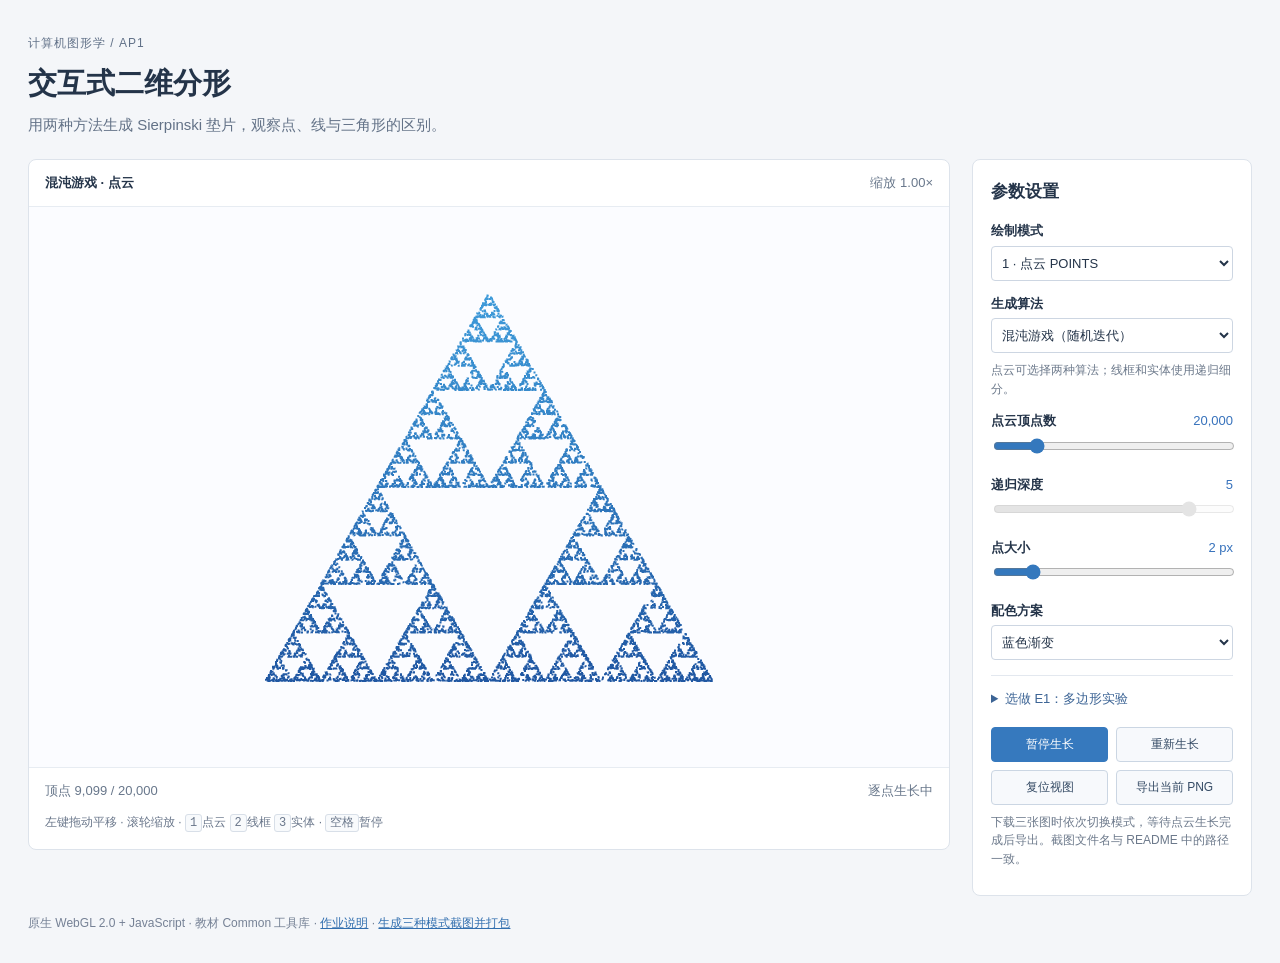
<file: index.html>
<!DOCTYPE html>
<html lang="zh-CN">
<head>
  <meta charset="utf-8"><meta name="viewport" content="width=device-width, initial-scale=1">
  <title>AP1 · 交互式二维分形</title>
  <style>
:root{font-family:"Microsoft YaHei","PingFang SC",sans-serif;color:#243449;background:#f4f6f9;font-size:15px;line-height:1.65}*{box-sizing:border-box}body{margin:0}main{max-width:1280px;margin:auto;padding:30px 28px}header{margin-bottom:22px}.tag{font-size:12px;letter-spacing:1px;color:#617188}h1{font-size:29px;margin:5px 0;font-weight:700}header p{margin:0;color:#637287}.workspace{display:grid;grid-template-columns:minmax(0,1fr) 280px;gap:22px}.viewer,aside,.principle{background:white;border:1px solid #dde3eb;border-radius:8px}.viewer{overflow:hidden;align-self:start}.bar,.status{display:flex;justify-content:space-between;gap:10px;padding:12px 16px;font-size:13px}.bar{border-bottom:1px solid #e7ecf2}.bar span,.status{color:#68778b}.canvas-wrap{position:relative;background:#fbfcff;height:560px}canvas{display:block;width:100%;height:100%;cursor:grab;outline-offset:-3px}canvas.dragging{cursor:grabbing}.status{border-top:1px solid #e7ecf2}.hint{padding:0 16px 15px;font-size:12px;color:#6a778b}kbd{padding:1px 4px;border:1px solid #d8dfe8;border-radius:3px;background:#f8fafc}aside{padding:18px}h2{font-size:17px;margin:0 0 14px}label{display:block;font-size:13px;margin:12px 0 4px;font-weight:600}output{float:right;color:#3772bc;font-weight:400}select{width:100%;padding:8px 6px;border:1px solid #cdd6e2;border-radius:4px;color:inherit;background:white;font-size:13px}input[type=range]{width:100%;accent-color:#3478bd;cursor:pointer}input:disabled,select:disabled{opacity:.5;cursor:not-allowed}.note{font-size:12px;color:#6c798b;line-height:1.55;margin:8px 0}details{border-top:1px solid #e3e8ef;margin-top:15px;padding-top:12px}summary{cursor:pointer;font-size:13px;color:#3c6495}.buttons{display:grid;grid-template-columns:1fr 1fr;gap:8px;margin-top:17px}button{border:1px solid #cbd6e3;border-radius:4px;padding:8px 3px;background:#f7f9fc;color:#344a64;cursor:pointer;font-size:12px}button:hover{background:#eaf1fa}#pause{background:#3679be;color:white;border-color:#3679be}button:disabled{opacity:.5;cursor:not-allowed}.principle{padding:18px 22px;margin-top:22px}.principle-grid{display:grid;grid-template-columns:1fr 1fr;gap:28px}.principle p{font-size:13px;margin:0;color:#637184}.principle strong{color:#354a64}footer{font-size:12px;color:#758195;margin-top:18px}a{color:#326faf}#error{position:absolute;inset:0;display:flex;align-items:center;justify-content:center;padding:30px;background:#fff5f4;color:#9d3232}#error[hidden]{display:none}@media(max-width:850px){main{padding:20px 15px}.workspace{grid-template-columns:1fr}.canvas-wrap{height:440px}.principle-grid{grid-template-columns:1fr;gap:14px}}@media(max-width:500px){h1{font-size:25px}.canvas-wrap{height:340px}.status{font-size:11px;flex-wrap:wrap}}

</style>
</head>
<body>
<main>
  <header><span class="tag">计算机图形学 / AP1</span><h1>交互式二维分形</h1><p>用两种方法生成 Sierpinski 垫片，观察点、线与三角形的区别。</p></header>
  <div class="workspace">
    <section class="viewer" aria-label="分形绘图区">
      <div class="bar"><strong id="scene-title">混沌游戏 · 点云</strong><span id="zoom-label">缩放 1.00×</span></div>
      <div class="canvas-wrap"><canvas id="gl-canvas" width="900" height="720" tabindex="0" aria-label="分形画布，可拖动平移，滚轮缩放"></canvas><div id="error" role="alert" hidden></div></div>
      <div class="status"><span id="statistics">准备顶点数据…</span><span id="animation-status">逐点生长中</span></div>
      <div class="hint">左键拖动平移 · 滚轮缩放 · <kbd>1</kbd>点云 <kbd>2</kbd>线框 <kbd>3</kbd>实体 · <kbd>空格</kbd>暂停</div>
    </section>
    <aside>
      <h2>参数设置</h2>
      <label for="mode">绘制模式</label><select id="mode"><option value="points">1 · 点云 POINTS</option><option value="lines">2 · 线框 LINES</option><option value="solid">3 · 实体 TRIANGLES</option></select>
      <label for="algorithm">生成算法</label><select id="algorithm"><option value="chaos">混沌游戏（随机迭代）</option><option value="recursive">递归细分</option></select><p class="note" id="algorithm-note">点云可选择两种算法；线框和实体使用递归细分。</p>
      <label for="point-count">点云顶点数 <output id="count-value">20,000</output></label><input type="range" id="point-count" min="5000" max="100000" step="1000" value="20000">
      <label for="depth">递归深度 <output id="depth-value">5</output></label><input type="range" id="depth" min="0" max="6" step="1" value="5">
      <label for="point-size">点大小 <output id="size-value">2 px</output></label><input type="range" id="point-size" min="1" max="8" step="1" value="2">
      <label for="palette">配色方案</label><select id="palette"><option value="blue">蓝色渐变</option><option value="warm">橙红渐变</option><option value="green">绿色渐变</option></select>
      <details><summary>选做 E1：多边形实验</summary><label for="polygon">顶点布局（混沌游戏）</label><select id="polygon"><option value="3">三角形</option><option value="5">五边形</option><option value="6">六边形</option></select><label for="ratio">向目标顶点移动的比例 <output id="ratio-value">0.500</output></label><input type="range" id="ratio" min="0.5" max="0.75" step="0.001" value="0.5"><p class="note">三角形基线固定为 1/2。五、六边形可以改变比例，比较重叠与空洞。</p></details>
      <div class="buttons"><button id="pause">暂停生长</button><button id="restart">重新生长</button><button id="reset">复位视图</button><button id="export">导出当前 PNG</button></div>
      <p class="note">下载三张图时依次切换模式，等待点云生长完成后导出。截图文件名与 README 中的路径一致。</p>
    </aside>
  </div>
  <footer>原生 WebGL 2.0 + JavaScript · 教材 Common 工具库 · <a href="README.html">作业说明</a> · <a href="截图与打包.html">生成三种模式截图并打包</a></footer>
</main>
<!-- WebGL 2.0 使用 GLSL ES 3.00，版本声明必须是第一行。 -->
<script id="vertex-shader" type="x-shader/x-vertex">#version 300 es
in vec2 aPosition;
uniform float uScale;
uniform vec2 uOffset;
uniform float uAspect;
uniform float uPointSize;
uniform vec3 uColorLow;
uniform vec3 uColorHigh;
out vec3 vColor;
void main() {
  vec2 p = aPosition * uScale + uOffset;
  p.x /= uAspect;
  gl_Position = vec4(p, 0.0, 1.0);
  gl_PointSize = uPointSize;
  float t = clamp((aPosition.y + 0.85) / 1.7, 0.0, 1.0);
  vColor = mix(uColorLow, uColorHigh, t);
}
</script>
<script id="fragment-shader" type="x-shader/x-fragment">#version 300 es
precision mediump float;
in vec3 vColor;
out vec4 fragmentColor;
void main() { fragmentColor = vec4(vColor, 1.0); }
</script>
<script>
/* 内嵌来源：Common/webgl-utils.js */
/*
 * Copyright 2010, Google Inc.
 * All rights reserved.
 *
 * Redistribution and use in source and binary forms, with or without
 * modification, are permitted provided that the following conditions are
 * met:
 *
 *     * Redistributions of source code must retain the above copyright
 * notice, this list of conditions and the following disclaimer.
 *     * Redistributions in binary form must reproduce the above
 * copyright notice, this list of conditions and the following disclaimer
 * in the documentation and/or other materials provided with the
 * distribution.
 *     * Neither the name of Google Inc. nor the names of its
 * contributors may be used to endorse or promote products derived from
 * this software without specific prior written permission.
 *
 * THIS SOFTWARE IS PROVIDED BY THE COPYRIGHT HOLDERS AND CONTRIBUTORS
 * "AS IS" AND ANY EXPRESS OR IMPLIED WARRANTIES, INCLUDING, BUT NOT
 * LIMITED TO, THE IMPLIED WARRANTIES OF MERCHANTABILITY AND FITNESS FOR
 * A PARTICULAR PURPOSE ARE DISCLAIMED. IN NO EVENT SHALL THE COPYRIGHT
 * OWNER OR CONTRIBUTORS BE LIABLE FOR ANY DIRECT, INDIRECT, INCIDENTAL,
 * SPECIAL, EXEMPLARY, OR CONSEQUENTIAL DAMAGES (INCLUDING, BUT NOT
 * LIMITED TO, PROCUREMENT OF SUBSTITUTE GOODS OR SERVICES; LOSS OF USE,
 * DATA, OR PROFITS; OR BUSINESS INTERRUPTION) HOWEVER CAUSED AND ON ANY
 * THEORY OF LIABILITY, WHETHER IN CONTRACT, STRICT LIABILITY, OR TORT
 * (INCLUDING NEGLIGENCE OR OTHERWISE) ARISING IN ANY WAY OUT OF THE USE
 * OF THIS SOFTWARE, EVEN IF ADVISED OF THE POSSIBILITY OF SUCH DAMAGE.
 */


/**
 * @fileoverview This file contains functions every webgl program will need
 * a version of one way or another.
 *
 * Instead of setting up a context manually it is recommended to
 * use. This will check for success or failure. On failure it
 * will attempt to present an approriate message to the user.
 *
 *       gl = WebGLUtils.setupWebGL(canvas);
 *
 * For animated WebGL apps use of setTimeout or setInterval are
 * discouraged. It is recommended you structure your rendering
 * loop like this.
 *
 *       function render() {
 *         window.requestAnimFrame(render, canvas);
 *
 *         // do rendering
 *         ...
 *       }
 *       render();
 *
 * This will call your rendering function up to the refresh rate
 * of your display but will stop rendering if your app is not
 * visible.
 */

WebGLUtils = function() {

/**
 * Creates the HTLM for a failure message
 * @param {string} canvasContainerId id of container of th
 *        canvas.
 * @return {string} The html.
 */
var makeFailHTML = function(msg) {
  return '' +
    '<table style="background-color: #8CE; width: 100%; height: 100%;"><tr>' +
    '<td align="center">' +
    '<div style="display: table-cell; vertical-align: middle;">' +
    '<div style="">' + msg + '</div>' +
    '</div>' +
    '</td></tr></table>';
};

/**
 * Mesasge for getting a webgl browser
 * @type {string}
 */
var GET_A_WEBGL_BROWSER = '' +
  'This page requires a browser that supports WebGL.<br/>' +
  '<a href="http://get.webgl.org">Click here to upgrade your browser.</a>';

/**
 * Mesasge for need better hardware
 * @type {string}
 */
var OTHER_PROBLEM = '' +
  "It doesn't appear your computer can support WebGL.<br/>" +
  '<a href="http://get.webgl.org/troubleshooting/">Click here for more information.</a>';

/**
 * Creates a webgl context. If creation fails it will
 * change the contents of the container of the <canvas>
 * tag to an error message with the correct links for WebGL.
 * @param {Element} canvas. The canvas element to create a
 *     context from.
 * @param {WebGLContextCreationAttirbutes} opt_attribs Any
 *     creation attributes you want to pass in.
 * @return {WebGLRenderingContext} The created context.
 */
var setupWebGL = function(canvas, opt_attribs) {
  function showLink(str) {
    var container = canvas.parentNode;
    if (container) {
      container.innerHTML = makeFailHTML(str);
    }
  };

  if (!window.WebGLRenderingContext) {
    showLink(GET_A_WEBGL_BROWSER);
    return null;
  }

  var context = create3DContext(canvas, opt_attribs);
  if (!context) {
    showLink(OTHER_PROBLEM);
  }
  return context;
};

/**
 * Creates a webgl context.
 * @param {!Canvas} canvas The canvas tag to get context
 *     from. If one is not passed in one will be created.
 * @return {!WebGLContext} The created context.
 */
var create3DContext = function(canvas, opt_attribs) {
  var names = ["webgl", "experimental-webgl", "webkit-3d", "moz-webgl"];
  var context = null;
  for (var ii = 0; ii < names.length; ++ii) {
    try {
      context = canvas.getContext(names[ii], opt_attribs);
    } catch(e) {}
    if (context) {
      break;
    }
  }
  return context;
}

return {
  create3DContext: create3DContext,
  setupWebGL: setupWebGL
};
}();

/**
 * Provides requestAnimationFrame in a cross browser way.
 */
window.requestAnimFrame = (function() {
  return window.requestAnimationFrame ||
         window.webkitRequestAnimationFrame ||
         window.mozRequestAnimationFrame ||
         window.oRequestAnimationFrame ||
         window.msRequestAnimationFrame ||
         function(/* function FrameRequestCallback */ callback, /* DOMElement Element */ element) {
           window.setTimeout(callback, 1000/60);
         };
})();




</script><script>
/* 内嵌来源：Common/initShaders.js */
//
//  initShaders.js
//

function initShaders( gl, vertexShaderId, fragmentShaderId )
{
    var vertShdr;
    var fragShdr;

    var vertElem = document.getElementById( vertexShaderId );
    if ( !vertElem ) { 
        alert( "Unable to load vertex shader " + vertexShaderId );
        return -1;
    }
    else {
        vertShdr = gl.createShader( gl.VERTEX_SHADER );
        gl.shaderSource( vertShdr, vertElem.text );
        gl.compileShader( vertShdr );
        if ( !gl.getShaderParameter(vertShdr, gl.COMPILE_STATUS) ) {
            var msg = "Vertex shader failed to compile.  The error log is:"
        	+ "<pre>" + gl.getShaderInfoLog( vertShdr ) + "</pre>";
            alert( msg );
            return -1;
        }
    }

    var fragElem = document.getElementById( fragmentShaderId );
    if ( !fragElem ) { 
        alert( "Unable to load vertex shader " + fragmentShaderId );
        return -1;
    }
    else {
        fragShdr = gl.createShader( gl.FRAGMENT_SHADER );
        gl.shaderSource( fragShdr, fragElem.text );
        gl.compileShader( fragShdr );
        if ( !gl.getShaderParameter(fragShdr, gl.COMPILE_STATUS) ) {
            var msg = "Fragment shader failed to compile.  The error log is:"
        	+ "<pre>" + gl.getShaderInfoLog( fragShdr ) + "</pre>";
            alert( msg );
            return -1;
        }
    }

    var program = gl.createProgram();
    gl.attachShader( program, vertShdr );
    gl.attachShader( program, fragShdr );
    gl.linkProgram( program );
    
    if ( !gl.getProgramParameter(program, gl.LINK_STATUS) ) {
        var msg = "Shader program failed to link.  The error log is:"
            + "<pre>" + gl.getProgramInfoLog( program ) + "</pre>";
        alert( msg );
        return -1;
    }

    return program;
}


</script><script>
/* 内嵌来源：Common/MV.js */
//////////////////////////////////////////////////////////////////////////////
//
//  Angel.js
//
//////////////////////////////////////////////////////////////////////////////

//----------------------------------------------------------------------------
//
//  Helper functions
//

function _argumentsToArray( args )
{
    return [].concat.apply( [], Array.prototype.slice.apply(args) );
}

//----------------------------------------------------------------------------

function radians( degrees ) {
    return degrees * Math.PI / 180.0;
}

//----------------------------------------------------------------------------
//
//  Vector Constructors
//

function vec2()
{
    var result = _argumentsToArray( arguments );

    switch ( result.length ) {
    case 0: result.push( 0.0 );
    case 1: result.push( 0.0 );
    }

    return result.splice( 0, 2 );
}

function vec3()
{
    var result = _argumentsToArray( arguments );

    switch ( result.length ) {
    case 0: result.push( 0.0 );
    case 1: result.push( 0.0 );
    case 2: result.push( 0.0 );
    }

    return result.splice( 0, 3 );
}

function vec4()
{
    var result = _argumentsToArray( arguments );

    switch ( result.length ) {
    case 0: result.push( 0.0 );
    case 1: result.push( 0.0 );
    case 2: result.push( 0.0 );
    case 3: result.push( 1.0 );
    }

    return result.splice( 0, 4 );
}

//----------------------------------------------------------------------------
//
//  Matrix Constructors
//

function mat2()
{
    var v = _argumentsToArray( arguments );

    var m = [];
    switch ( v.length ) {
    case 0:
        v[0] = 1;
    case 1:
        m = [
            vec2( v[0],  0.0 ),
            vec2(  0.0, v[0] )
        ];
        break;

    default:
        m.push( vec2(v) );  v.splice( 0, 2 );
        m.push( vec2(v) );
        break;
    }

    m.matrix = true;

    return m;
}

//----------------------------------------------------------------------------

function mat3()
{
    var v = _argumentsToArray( arguments );

    var m = [];
    switch ( v.length ) {
    case 0:
        v[0] = 1;
    case 1:
        m = [
            vec3( v[0],  0.0,  0.0 ),
            vec3(  0.0, v[0],  0.0 ),
            vec3(  0.0,  0.0, v[0] )
        ];
        break;

    default:
        m.push( vec3(v) );  v.splice( 0, 3 );
        m.push( vec3(v) );  v.splice( 0, 3 );
        m.push( vec3(v) );
        break;
    }

    m.matrix = true;

    return m;
}

//----------------------------------------------------------------------------

function mat4()
{
    var v = _argumentsToArray( arguments );

    var m = [];
    switch ( v.length ) {
    case 0:
        v[0] = 1;
    case 1:
        m = [
            vec4( v[0], 0.0,  0.0,   0.0 ),
            vec4( 0.0,  v[0], 0.0,   0.0 ),
            vec4( 0.0,  0.0,  v[0],  0.0 ),
            vec4( 0.0,  0.0,  0.0,  v[0] )
        ];
        break;

    default:
        m.push( vec4(v) );  v.splice( 0, 4 );
        m.push( vec4(v) );  v.splice( 0, 4 );
        m.push( vec4(v) );  v.splice( 0, 4 );
        m.push( vec4(v) );
        break;
    }

    m.matrix = true;

    return m;
}

//----------------------------------------------------------------------------
//
//  Generic Mathematical Operations for Vectors and Matrices
//

function equal( u, v )
{
    if ( u.length != v.length ) { return false; }

    if ( u.matrix && v.matrix ) {
        for ( var i = 0; i < u.length; ++i ) {
            if ( u[i].length != v[i].length ) { return false; }
            for ( var j = 0; j < u[i].length; ++j ) {
                if ( u[i][j] !== v[i][j] ) { return false; }
            }
        }
    }
    else if ( u.matrix && !v.matrix || !u.matrix && v.matrix ) {
        return false;
    }
    else {
        for ( var i = 0; i < u.length; ++i ) {
            if ( u[i] !== v[i] ) { return false; }
        }
    }

    return true;
}

//----------------------------------------------------------------------------

function add( u, v )
{
    var result = [];

    if ( u.matrix && v.matrix ) {
        if ( u.length != v.length ) {
            throw "add(): trying to add matrices of different dimensions";
        }

        for ( var i = 0; i < u.length; ++i ) {
            if ( u[i].length != v[i].length ) {
                throw "add(): trying to add matrices of different dimensions";
            }
            result.push( [] );
            for ( var j = 0; j < u[i].length; ++j ) {
                result[i].push( u[i][j] + v[i][j] );
            }
        }

        result.matrix = true;

        return result;
    }
    else if ( u.matrix && !v.matrix || !u.matrix && v.matrix ) {
        throw "add(): trying to add matrix and non-matrix variables";
    }
    else {
        if ( u.length != v.length ) {
            throw "add(): vectors are not the same dimension";
        }

        for ( var i = 0; i < u.length; ++i ) {
            result.push( u[i] + v[i] );
        }

        return result;
    }
}

//----------------------------------------------------------------------------

function subtract( u, v )
{
    var result = [];

    if ( u.matrix && v.matrix ) {
        if ( u.length != v.length ) {
            throw "subtract(): trying to subtract matrices" +
                " of different dimensions";
        }

        for ( var i = 0; i < u.length; ++i ) {
            if ( u[i].length != v[i].length ) {
                throw "subtract(): trying to subtact matrices" +
                    " of different dimensions";
            }
            result.push( [] );
            for ( var j = 0; j < u[i].length; ++j ) {
                result[i].push( u[i][j] - v[i][j] );
            }
        }

        result.matrix = true;

        return result;
    }
    else if ( u.matrix && !v.matrix || !u.matrix && v.matrix ) {
        throw "subtact(): trying to subtact  matrix and non-matrix variables";
    }
    else {
        if ( u.length != v.length ) {
            throw "subtract(): vectors are not the same length";
        }

        for ( var i = 0; i < u.length; ++i ) {
            result.push( u[i] - v[i] );
        }

        return result;
    }
}

//----------------------------------------------------------------------------

function mult( u, v )
{
    var result = [];

    if ( u.matrix && v.matrix ) {
        if ( u.length != v.length ) {
            throw "mult(): trying to add matrices of different dimensions";
        }

        for ( var i = 0; i < u.length; ++i ) {
            if ( u[i].length != v[i].length ) {
                throw "mult(): trying to add matrices of different dimensions";
            }
        }

        for ( var i = 0; i < u.length; ++i ) {
            result.push( [] );

            for ( var j = 0; j < v.length; ++j ) {
                var sum = 0.0;
                for ( var k = 0; k < u.length; ++k ) {
                    sum += u[i][k] * v[k][j];
                }
                result[i].push( sum );
            }
        }

        result.matrix = true;

        return result;
    }

      if(u.matrix&& (u.length == v.length)) {
        for(var i = 0; i<v.length; i++) {
          var sum = 0.0;
          for(var j=0; j<v.length; j++) {
            sum += u[i][j]*v[j];
          }
          result.push(sum);
        }
      return result;
      }



    else {
        if ( u.length != v.length ) {
            throw "mult(): vectors are not the same dimension";
        }

        for ( var i = 0; i < u.length; ++i ) {
            result.push( u[i] * v[i] );
        }

        return result;
    }
}

//----------------------------------------------------------------------------
//
//  Basic Transformation Matrix Generators
//

function translate( x, y, z )
{
    if ( Array.isArray(x) && x.length == 3 ) {
        z = x[2];
        y = x[1];
        x = x[0];
    }

    var result = mat4();
    result[0][3] = x;
    result[1][3] = y;
    result[2][3] = z;

    return result;
}

//----------------------------------------------------------------------------

function rotate( angle, axis )
{
    if ( !Array.isArray(axis) ) {
        axis = [ arguments[1], arguments[2], arguments[3] ];
    }

    var v = normalize( axis );

    var x = v[0];
    var y = v[1];
    var z = v[2];

    var c = Math.cos( radians(angle) );
    var omc = 1.0 - c;
    var s = Math.sin( radians(angle) );

    var result = mat4(
        vec4( x*x*omc + c,   x*y*omc - z*s, x*z*omc + y*s, 0.0 ),
        vec4( x*y*omc + z*s, y*y*omc + c,   y*z*omc - x*s, 0.0 ),
        vec4( x*z*omc - y*s, y*z*omc + x*s, z*z*omc + c,   0.0 ),
        vec4()
    );

    return result;
}

function rotateX(theta) {
  var c = Math.cos( radians(theta) );
  var s = Math.sin( radians(theta) );
  var rx = mat4( 1.0,  0.0,  0.0, 0.0,
      0.0,  c,  -s, 0.0,
      0.0, s,  c, 0.0,
      0.0,  0.0,  0.0, 1.0 );
  return rx;
}
function rotateY(theta) {
  var c = Math.cos( radians(theta) );
  var s = Math.sin( radians(theta) );
  var ry = mat4( c, 0.0, s, 0.0,
      0.0, 1.0,  0.0, 0.0,
      -s, 0.0,  c, 0.0,
      0.0, 0.0,  0.0, 1.0 );
  return ry;
}
function rotateZ(theta) {
  var c = Math.cos( radians(theta) );
  var s = Math.sin( radians(theta) );
  var rz = mat4( c, -s, 0.0, 0.0,
      s,  c, 0.0, 0.0,
      0.0,  0.0, 1.0, 0.0,
      0.0,  0.0, 0.0, 1.0 );
  return rz;
}


//----------------------------------------------------------------------------

function scalem( x, y, z )
{
    if ( Array.isArray(x) && x.length == 3 ) {
        z = x[2];
        y = x[1];
        x = x[0];
    }

    var result = mat4();
    result[0][0] = x;
    result[1][1] = y;
    result[2][2] = z;

    return result;
}

//----------------------------------------------------------------------------
//
//  ModelView Matrix Generators
//

function lookAt( eye, at, up )
{
    if ( !Array.isArray(eye) || eye.length != 3) {
        throw "lookAt(): first parameter [eye] must be an a vec3";
    }

    if ( !Array.isArray(at) || at.length != 3) {
        throw "lookAt(): first parameter [at] must be an a vec3";
    }

    if ( !Array.isArray(up) || up.length != 3) {
        throw "lookAt(): first parameter [up] must be an a vec3";
    }

    if ( equal(eye, at) ) {
        return mat4();
    }

    var v = normalize( subtract(at, eye) );  // view direction vector
    var n = normalize( cross(v, up) );       // perpendicular vector
    var u = normalize( cross(n, v) );        // "new" up vector

    v = negate( v );

    var result = mat4(
        vec4( n, -dot(n, eye) ),
        vec4( u, -dot(u, eye) ),
        vec4( v, -dot(v, eye) ),
        vec4()
    );

    return result;
}

//----------------------------------------------------------------------------
//
//  Projection Matrix Generators
//

function ortho( left, right, bottom, top, near, far )
{
    if ( left == right ) { throw "ortho(): left and right are equal"; }
    if ( bottom == top ) { throw "ortho(): bottom and top are equal"; }
    if ( near == far )   { throw "ortho(): near and far are equal"; }

    var w = right - left;
    var h = top - bottom;
    var d = far - near;

    var result = mat4();
    result[0][0] = 2.0 / w;
    result[1][1] = 2.0 / h;
    result[2][2] = -2.0 / d;
    result[0][3] = -(left + right) / w;
    result[1][3] = -(top + bottom) / h;
    result[2][3] = -(near + far) / d;

    return result;
}

//----------------------------------------------------------------------------

function perspective( fovy, aspect, near, far )
{
    var f = 1.0 / Math.tan( radians(fovy) / 2 );
    var d = far - near;

    var result = mat4();
    result[0][0] = f / aspect;
    result[1][1] = f;
    result[2][2] = -(near + far) / d;
    result[2][3] = -2 * near * far / d;
    result[3][2] = -1;
    result[3][3] = 0.0;

    return result;
}

//----------------------------------------------------------------------------
//
//  Matrix Functions
//

function transpose( m )
{
    if ( !m.matrix ) {
        return "transpose(): trying to transpose a non-matrix";
    }

    var result = [];
    for ( var i = 0; i < m.length; ++i ) {
        result.push( [] );
        for ( var j = 0; j < m[i].length; ++j ) {
            result[i].push( m[j][i] );
        }
    }

    result.matrix = true;

    return result;
}

//----------------------------------------------------------------------------
//
//  Vector Functions
//

function dot( u, v )
{
    if ( u.length != v.length ) {
        throw "dot(): vectors are not the same dimension";
    }

    var sum = 0.0;
    for ( var i = 0; i < u.length; ++i ) {
        sum += u[i] * v[i];
    }

    return sum;
}

//----------------------------------------------------------------------------

function negate( u )
{
    var result = [];
    for ( var i = 0; i < u.length; ++i ) {
        result.push( -u[i] );
    }

    return result;
}

//----------------------------------------------------------------------------

function cross( u, v )
{
    if ( !Array.isArray(u) || u.length < 3 ) {
        throw "cross(): first argument is not a vector of at least 3";
    }

    if ( !Array.isArray(v) || v.length < 3 ) {
        throw "cross(): second argument is not a vector of at least 3";
    }

    var result = [
        u[1]*v[2] - u[2]*v[1],
        u[2]*v[0] - u[0]*v[2],
        u[0]*v[1] - u[1]*v[0]
    ];

    return result;
}

//----------------------------------------------------------------------------

function length( u )
{
    return Math.sqrt( dot(u, u) );
}

//----------------------------------------------------------------------------

function normalize( u, excludeLastComponent )
{
    if ( excludeLastComponent ) {
        var last = u.pop();
    }

    var len = length( u );

    if ( !isFinite(len) ) {
        throw "normalize: vector " + u + " has zero length";
    }

    for ( var i = 0; i < u.length; ++i ) {
        u[i] /= len;
    }

    if ( excludeLastComponent ) {
        u.push( last );
    }

    return u;
}

//----------------------------------------------------------------------------

function mix( u, v, s )
{
    if ( typeof s !== "number" ) {
        throw "mix: the last paramter " + s + " must be a number";
    }

    if ( u.length != v.length ) {
        throw "vector dimension mismatch";
    }

    var result = [];
    for ( var i = 0; i < u.length; ++i ) {
        result.push( (1.0 - s) * u[i] + s * v[i] );
    }

    return result;
}

//----------------------------------------------------------------------------
//
// Vector and Matrix functions
//

function scale( s, u )
{
    if ( !Array.isArray(u) ) {
        throw "scale: second parameter " + u + " is not a vector";
    }

    var result = [];
    for ( var i = 0; i < u.length; ++i ) {
        result.push( s * u[i] );
    }

    return result;
}

//----------------------------------------------------------------------------
//
//
//

function flatten( v )
{
    if ( v.matrix === true ) {
        v = transpose( v );
    }

    var n = v.length;
    var elemsAreArrays = false;

    if ( Array.isArray(v[0]) ) {
        elemsAreArrays = true;
        n *= v[0].length;
    }

    var floats = new Float32Array( n );

    if ( elemsAreArrays ) {
        var idx = 0;
        for ( var i = 0; i < v.length; ++i ) {
            for ( var j = 0; j < v[i].length; ++j ) {
                floats[idx++] = v[i][j];
            }
        }
    }
    else {
        for ( var i = 0; i < v.length; ++i ) {
            floats[i] = v[i];
        }
    }

    return floats;
}

//----------------------------------------------------------------------------

var sizeof = {
    'vec2' : new Float32Array( flatten(vec2()) ).byteLength,
    'vec3' : new Float32Array( flatten(vec3()) ).byteLength,
    'vec4' : new Float32Array( flatten(vec4()) ).byteLength,
    'mat2' : new Float32Array( flatten(mat2()) ).byteLength,
    'mat3' : new Float32Array( flatten(mat3()) ).byteLength,
    'mat4' : new Float32Array( flatten(mat4()) ).byteLength
};

// new functions 5/2/2015

// printing

function printm(m)
{
    if(m.length == 2)
    for(var i=0; i<m.length; i++)
       console.log(m[i][0], m[i][1]);
    else if(m.length == 3)
    for(var i=0; i<m.length; i++)
       console.log(m[i][0], m[i][1], m[i][2]);
    else if(m.length == 4)
    for(var i=0; i<m.length; i++)
       console.log(m[i][0], m[i][1], m[i][2], m[i][3]);
}
// determinants

function det2(m)
{

     return m[0][0]*m[1][1]-m[0][1]*m[1][0];

}

function det3(m)
{
     var d = m[0][0]*m[1][1]*m[2][2]
           + m[0][1]*m[1][2]*m[2][0]
           + m[0][2]*m[2][1]*m[1][0]
           - m[2][0]*m[1][1]*m[0][2]
           - m[1][0]*m[0][1]*m[2][2]
           - m[0][0]*m[1][2]*m[2][1]
           ;
     return d;
}

function det4(m)
{
     var m0 = [
         vec3(m[1][1], m[1][2], m[1][3]),
         vec3(m[2][1], m[2][2], m[2][3]),
         vec3(m[3][1], m[3][2], m[3][3])
     ];
     var m1 = [
         vec3(m[1][0], m[1][2], m[1][3]),
         vec3(m[2][0], m[2][2], m[2][3]),
         vec3(m[3][0], m[3][2], m[3][3])
     ];
     var m2 = [
         vec3(m[1][0], m[1][1], m[1][3]),
         vec3(m[2][0], m[2][1], m[2][3]),
         vec3(m[3][0], m[3][1], m[3][3])
     ];
     var m3 = [
         vec3(m[1][0], m[1][1], m[1][2]),
         vec3(m[2][0], m[2][1], m[2][2]),
         vec3(m[3][0], m[3][1], m[3][2])
     ];
     return m[0][0]*det3(m0) - m[0][1]*det3(m1)
         + m[0][2]*det3(m2) - m[0][3]*det3(m3);

}

function det(m)
{
     if(m.matrix != true) console.log("not a matrix");
     if(m.length == 2) return det2(m);
     if(m.length == 3) return det3(m);
     if(m.length == 4) return det4(m);
}

//---------------------------------------------------------

// inverses

function inverse2(m)
{
     var a = mat2();
     var d = det2(m);
     a[0][0] = m[1][1]/d;
     a[0][1] = -m[0][1]/d;
     a[1][0] = -m[1][0]/d;
     a[1][1] = m[0][0]/d;
     a.matrix = true;
     return a;
}

function inverse3(m)
{
    var a = mat3();
    var d = det3(m);

    var a00 = [
       vec2(m[1][1], m[1][2]),
       vec2(m[2][1], m[2][2])
    ];
    var a01 = [
       vec2(m[1][0], m[1][2]),
       vec2(m[2][0], m[2][2])
    ];
    var a02 = [
       vec2(m[1][0], m[1][1]),
       vec2(m[2][0], m[2][1])
    ];
    var a10 = [
       vec2(m[0][1], m[0][2]),
       vec2(m[2][1], m[2][2])
    ];
    var a11 = [
       vec2(m[0][0], m[0][2]),
       vec2(m[2][0], m[2][2])
    ];
    var a12 = [
       vec2(m[0][0], m[0][1]),
       vec2(m[2][0], m[2][1])
    ];
    var a20 = [
       vec2(m[0][1], m[0][2]),
       vec2(m[1][1], m[1][2])
    ];
    var a21 = [
       vec2(m[0][0], m[0][2]),
       vec2(m[1][0], m[1][2])
    ];
    var a22 = [
       vec2(m[0][0], m[0][1]),
       vec2(m[1][0], m[1][1])
    ];

   a[0][0] = det2(a00)/d;
   a[0][1] = -det2(a10)/d;
   a[0][2] = det2(a20)/d;
   a[1][0] = -det2(a01)/d;
   a[1][1] = det2(a11)/d;
   a[1][2] = -det2(a21)/d;
   a[2][0] = det2(a02)/d;
   a[2][1] = -det2(a12)/d;
   a[2][2] = det2(a22)/d;

   return a;

}

function inverse4(m)
{
    var a = mat4();
    var d = det4(m);

    var a00 = [
       vec3(m[1][1], m[1][2], m[1][3]),
       vec3(m[2][1], m[2][2], m[2][3]),
       vec3(m[3][1], m[3][2], m[3][3])
    ];
    var a01 = [
       vec3(m[1][0], m[1][2], m[1][3]),
       vec3(m[2][0], m[2][2], m[2][3]),
       vec3(m[3][0], m[3][2], m[3][3])
    ];
    var a02 = [
       vec3(m[1][0], m[1][1], m[1][3]),
       vec3(m[2][0], m[2][1], m[2][3]),
       vec3(m[3][0], m[3][1], m[3][3])
    ];
    var a03 = [
       vec3(m[1][0], m[1][1], m[1][2]),
       vec3(m[2][0], m[2][1], m[2][2]),
       vec3(m[3][0], m[3][1], m[3][2])
    ];
    var a10 = [
       vec3(m[0][1], m[0][2], m[0][3]),
       vec3(m[2][1], m[2][2], m[2][3]),
       vec3(m[3][1], m[3][2], m[3][3])
    ];
    var a11 = [
       vec3(m[0][0], m[0][2], m[0][3]),
       vec3(m[2][0], m[2][2], m[2][3]),
       vec3(m[3][0], m[3][2], m[3][3])
    ];
    var a12 = [
       vec3(m[0][0], m[0][1], m[0][3]),
       vec3(m[2][0], m[2][1], m[2][3]),
       vec3(m[3][0], m[3][1], m[3][3])
    ];
    var a13 = [
       vec3(m[0][0], m[0][1], m[0][2]),
       vec3(m[2][0], m[2][1], m[2][2]),
       vec3(m[3][0], m[3][1], m[3][2])
    ];
    var a20 = [
       vec3(m[0][1], m[0][2], m[0][3]),
       vec3(m[1][1], m[1][2], m[1][3]),
       vec3(m[3][1], m[3][2], m[3][3])
    ];
    var a21 = [
       vec3(m[0][0], m[0][2], m[0][3]),
       vec3(m[1][0], m[1][2], m[1][3]),
       vec3(m[3][0], m[3][2], m[3][3])
    ];
    var a22 = [
       vec3(m[0][0], m[0][1], m[0][3]),
       vec3(m[1][0], m[1][1], m[1][3]),
       vec3(m[3][0], m[3][1], m[3][3])
    ];
    var a23 = [
       vec3(m[0][0], m[0][1], m[0][2]),
       vec3(m[1][0], m[1][1], m[1][2]),
       vec3(m[3][0], m[3][1], m[3][2])
    ];

    var a30 = [
       vec3(m[0][1], m[0][2], m[0][3]),
       vec3(m[1][1], m[1][2], m[1][3]),
       vec3(m[2][1], m[2][2], m[2][3])
    ];
    var a31 = [
       vec3(m[0][0], m[0][2], m[0][3]),
       vec3(m[1][0], m[1][2], m[1][3]),
       vec3(m[2][0], m[2][2], m[2][3])
    ];
    var a32 = [
       vec3(m[0][0], m[0][1], m[0][3]),
       vec3(m[1][0], m[1][1], m[1][3]),
       vec3(m[2][0], m[2][1], m[2][3])
    ];
    var a33 = [
       vec3(m[0][0], m[0][1], m[0][2]),
       vec3(m[1][0], m[1][1], m[1][2]),
       vec3(m[2][0], m[2][1], m[2][2])
    ];



   a[0][0] = det3(a00)/d;
   a[0][1] = -det3(a10)/d;
   a[0][2] = det3(a20)/d;
   a[0][3] = -det3(a30)/d;
   a[1][0] = -det3(a01)/d;
   a[1][1] = det3(a11)/d;
   a[1][2] = -det3(a21)/d;
   a[1][3] = det3(a31)/d;
   a[2][0] = det3(a02)/d;
   a[2][1] = -det3(a12)/d;
   a[2][2] = det3(a22)/d;
   a[2][3] = -det3(a32)/d;
   a[3][0] = -det3(a03)/d;
   a[3][1] = det3(a13)/d;
   a[3][2] = -det3(a23)/d;
   a[3][3] = det3(a33)/d;

   return a;
}
function inverse(m)
{
   if(m.matrix != true) console.log("not a matrix");
   if(m.length == 2) return inverse2(m);
   if(m.length == 3) return inverse3(m);
   if(m.length == 4) return inverse4(m);
}

function normalMatrix(m, flag)
{
    var a = mat4();
    a = inverse(transpose(m));
    if(flag != true) return a;
    else {
    var b = mat3();
    for(var i=0;i<3;i++) for(var j=0; j<3; j++) b[i][j] = a[i][j];
    return b;
    }

}


</script>
<script>
/* 内嵌来源：js/geometry.js */
/* 几何生成模块：只计算坐标，不操作 DOM 和 WebGL。 */
(function (root) {
  'use strict';
  const triangle = [[-0.8, -0.692820323], [0.8, -0.692820323], [0, 0.692820323]];
  const midpoint = (a, b) => root.mix(a, b, 0.5); // 教材 MV.js 的向量插值。

  // 返回叶子三角形，后续三种绘制模式共用它们。
  function subdivide(vertices, depth) {
    if (!Number.isInteger(depth) || depth < 0 || depth > 6) throw new RangeError('深度应为 0—6 的整数');
    const leaves = [];
    function visit(a, b, c, remaining) {
      if (remaining === 0) { leaves.push([a, b, c]); return; }
      const ab = midpoint(a, b), ac = midpoint(a, c), bc = midpoint(b, c);
      // 中间的倒三角形不递归，相当于挖去中央区域。
      visit(a, ab, ac, remaining - 1);
      visit(ab, b, bc, remaining - 1);
      visit(ac, bc, c, remaining - 1);
    }
    visit(vertices[0], vertices[1], vertices[2], depth);
    return leaves;
  }

  function regularPolygon(n) {
    if (n === 3) return triangle;
    if (![5, 6].includes(n)) throw new RangeError('本实验提供三、五、六边形');
    return Array.from({length: n}, (_, i) => {
      const angle = Math.PI / 2 + 2 * Math.PI * i / n;
      return [0.85 * Math.cos(angle), 0.85 * Math.sin(angle)];
    });
  }

  // 在三角形内均匀随机采样。r+s>1 时折回，避免采到三角形外。
  function sampleTriangle(vertices, random = Math.random) {
    let r = random(), s = random();
    if (r + s > 1) { r = 1 - r; s = 1 - s; }
    const [a, b, c] = vertices;
    return [a[0] + r * (b[0] - a[0]) + s * (c[0] - a[0]),
            a[1] + r * (b[1] - a[1]) + s * (c[1] - a[1])];
  }

  function chaosGame(count, vertices = triangle, ratio = 0.5, random = Math.random) {
    if (!Number.isInteger(count) || count < 1 || count > 100000) throw new RangeError('顶点数超出范围');
    if (!(ratio > 0 && ratio < 1)) throw new RangeError('移动比例应在 0 和 1 之间');
    // 对三角形，初始点就在内部；多边形用前三顶点组成的内部三角形。
    let p = sampleTriangle(vertices.slice(0, 3), random);
    const data = new Float32Array(count * 2);
    // 前 20 次作为预迭代，减弱随机初始点对图形的影响，不计入目标点数。
    for (let i = -20; i < count; i++) {
      const target = vertices[Math.floor(random() * vertices.length)];
      p = root.mix(p, target, ratio); // 三角形基线就是 p=(p+target)/2。
      if (i >= 0) { data[2 * i] = p[0]; data[2 * i + 1] = p[1]; }
    }
    return data;
  }

  function recursivePoints(leaves, count, random = Math.random) {
    const data = new Float32Array(count * 2);
    for (let i = 0; i < count; i++) {
      // 每个叶子面积相等，可等概率选择，再在叶子内部采样。
      const leaf = leaves[Math.floor(random() * leaves.length)];
      const p = sampleTriangle(leaf, random);
      data[2 * i] = p[0]; data[2 * i + 1] = p[1];
    }
    return data;
  }

  function trianglesToVertices(leaves, mode) {
    const points = [];
    for (const [a, b, c] of leaves) {
      if (mode === 'lines') points.push(a, b, b, c, c, a); // 每两个顶点组成一条边。
      else points.push(a, b, c); // 实体与原始递归顶点点云均用这一组坐标。
    }
    return root.flatten(points); // MV.js 展平为连续的 Float32Array。
  }

  root.FractalGeometry = {triangle, subdivide, regularPolygon, chaosGame, recursivePoints, trianglesToVertices};
})(globalThis);

</script><script>
/* 内嵌来源：js/renderer.js */
/* WebGL 模块：CPU 顶点数组 -> VBO -> 着色器 -> drawArrays。 */
(function (root) {
  'use strict';
  const palettes = {
    blue: [[0.11, 0.31, 0.61], [0.26, 0.64, 0.88]],
    warm: [[0.72, 0.19, 0.16], [0.98, 0.65, 0.24]],
    green: [[0.07, 0.40, 0.29], [0.38, 0.72, 0.48]]
  };
  class FractalRenderer {
    constructor(canvas) {
      this.canvas = canvas;
      // 配套 webgl-utils.js 的 setupWebGL 默认申请 WebGL 1，故这里直接申请 2.0。
      this.gl = canvas.getContext('webgl2', {antialias: true, preserveDrawingBuffer: true});
      if (!this.gl) throw new Error('无法创建 WebGL 2.0 上下文，请检查浏览器及硬件加速设置。');
      const gl = this.gl;
      this.program = root.initShaders(gl, 'vertex-shader', 'fragment-shader');
      if (this.program === -1) throw new Error('着色器编译或链接失败。');
      gl.useProgram(this.program);
      this.vao = gl.createVertexArray(); gl.bindVertexArray(this.vao);
      this.buffer = gl.createBuffer(); gl.bindBuffer(gl.ARRAY_BUFFER, this.buffer);
      const position = gl.getAttribLocation(this.program, 'aPosition');
      gl.vertexAttribPointer(position, 2, gl.FLOAT, false, 0, 0);
      gl.enableVertexAttribArray(position);
      this.uniforms = {};
      for (const name of ['uScale', 'uOffset', 'uAspect', 'uPointSize', 'uColorLow', 'uColorHigh']) {
        this.uniforms[name] = gl.getUniformLocation(this.program, name);
      }
      this.maxPointSize = gl.getParameter(gl.ALIASED_POINT_SIZE_RANGE)[1];
      this.vertexCount = 0;
    }
    upload(data) {
      const gl = this.gl;
      gl.bindVertexArray(this.vao); gl.bindBuffer(gl.ARRAY_BUFFER, this.buffer);
      gl.bufferData(gl.ARRAY_BUFFER, data, gl.STATIC_DRAW);
      this.vertexCount = data.length / 2;
    }
    resize() {
      const pixelRatio = Math.min(root.devicePixelRatio || 1, 2);
      const width = Math.max(1, Math.round(this.canvas.clientWidth * pixelRatio));
      const height = Math.max(1, Math.round(this.canvas.clientHeight * pixelRatio));
      if (width !== this.canvas.width || height !== this.canvas.height) {
        this.canvas.width = width; this.canvas.height = height;
      }
      this.pixelRatio = pixelRatio;
      this.gl.viewport(0, 0, width, height);
    }
    draw(state) {
      this.resize();
      const gl = this.gl, u = this.uniforms;
      gl.useProgram(this.program); gl.bindVertexArray(this.vao);
      gl.clearColor(0.985, 0.989, 1.0, 1); gl.clear(gl.COLOR_BUFFER_BIT);
      gl.uniform1f(u.uScale, state.scale); gl.uniform2fv(u.uOffset, state.offset);
      gl.uniform1f(u.uAspect, this.canvas.width / this.canvas.height);
      gl.uniform1f(u.uPointSize, Math.min(state.pointSize * this.pixelRatio, this.maxPointSize));
      const [low, high] = palettes[state.palette];
      gl.uniform3fv(u.uColorLow, low); gl.uniform3fv(u.uColorHigh, high);
      const primitive = {points: gl.POINTS, lines: gl.LINES, solid: gl.TRIANGLES}[state.mode];
      const count = state.mode === 'points' ? Math.min(Math.floor(state.visibleCount), this.vertexCount) : this.vertexCount;
      // 动画只增加 drawArrays 的 count，不重复生成数据或上传整个 VBO。
      gl.drawArrays(primitive, 0, count);
    }
    dispose() {
      this.gl.deleteBuffer(this.buffer); this.gl.deleteVertexArray(this.vao); this.gl.deleteProgram(this.program);
    }
  }
  root.FractalRenderer = FractalRenderer;
})(globalThis);

</script><script>
/* 内嵌来源：js/interaction.js */
/* 鼠标、键盘模块。监听器自行实现，没有使用控制器插件。 */
(function (root) {
  'use strict';
  function screenToWorld(canvas, clientX, clientY) {
    const rect = canvas.getBoundingClientRect();
    return [(2 * (clientX - rect.left) / rect.width - 1) * rect.width / rect.height,
            1 - 2 * (clientY - rect.top) / rect.height];
  }
  function bindInteraction(canvas, state, actions) {
    let previous = null;
    canvas.addEventListener('mousedown', event => {
      if (event.button !== 0) return;
      canvas.focus(); previous = [event.clientX, event.clientY];
      canvas.classList.add('dragging'); event.preventDefault();
    });
    root.addEventListener('mousemove', event => {
      if (!previous) return;
      if (!(event.buttons & 1)) { stopDrag(); return; }
      const height = canvas.getBoundingClientRect().height;
      // 与着色器中的横纵比修正一致，所以横向也按画布高度换算。
      state.offset[0] += 2 * (event.clientX - previous[0]) / height;
      state.offset[1] -= 2 * (event.clientY - previous[1]) / height;
      previous = [event.clientX, event.clientY]; actions.viewChanged();
    });
    function stopDrag() { previous = null; canvas.classList.remove('dragging'); }
    root.addEventListener('mouseup', stopDrag); root.addEventListener('blur', stopDrag);
    canvas.addEventListener('wheel', event => {
      event.preventDefault();
      const position = screenToWorld(canvas, event.clientX, event.clientY);
      // 把滚轮以“行/页”为单位的事件换算成近似像素，避免部分设备缩放太慢。
      const delta = event.deltaY * (event.deltaMode === 1 ? 16 : event.deltaMode === 2 ? canvas.clientHeight : 1);
      const oldScale = state.scale;
      const newScale = Math.max(0.2, Math.min(20, oldScale * Math.exp(-delta * 0.001)));
      const factor = newScale / oldScale;
      // 保持鼠标下的模型坐标不动，使缩放围绕光标发生。
      state.offset = position.map((value, i) => value - factor * (value - state.offset[i]));
      state.scale = newScale; actions.viewChanged();
    }, {passive: false});
    root.addEventListener('keydown', event => {
      const target = event.target;
      if (target && (target.matches('input, select, textarea, button') || target.isContentEditable)) return;
      const modes = {'1': 'points', '2': 'lines', '3': 'solid'};
      if (modes[event.key]) { event.preventDefault(); actions.setMode(modes[event.key]); }
      if (event.code === 'Space') { event.preventDefault(); if (!event.repeat) actions.togglePause(); }
      if (event.key.toLowerCase() === 'r') actions.resetView();
    });
  }
  root.FractalInteraction = {bindInteraction, screenToWorld};
})(globalThis);

</script><script>
/* 内嵌来源：js/ui.js */
/* HTML 控件模块。参数输入与 WebGL 绘制分开管理。 */
(function (root) {
  'use strict';
  function bindUI(state, actions) {
    const ids = ['mode', 'algorithm', 'point-count', 'depth', 'point-size', 'palette', 'polygon', 'ratio', 'pause', 'restart', 'reset', 'export'];
    const elements = Object.fromEntries(ids.map(id => [id, document.getElementById(id)]));
    const on = (id, action) => elements[id].addEventListener('change', action);
    on('mode', event => actions.setMode(event.target.value));
    on('algorithm', event => {state.algorithm = event.target.value; actions.rebuild();});
    elements['point-count'].addEventListener('input', event => {state.pointCount = Number(event.target.value); actions.rebuild();});
    elements.depth.addEventListener('input', event => {state.depth = Number(event.target.value); actions.rebuild();});
    elements['point-size'].addEventListener('input', event => {state.pointSize = Number(event.target.value); sync();});
    on('palette', event => {state.palette = event.target.value; sync();});
    on('polygon', event => {
      state.polygon = Number(event.target.value);
      state.ratio = {3: 0.5, 5: 0.618, 6: 0.667}[state.polygon];
      actions.rebuild();
    });
    elements.ratio.addEventListener('input', event => {state.ratio = Number(event.target.value); actions.rebuild();});
    elements.pause.addEventListener('click', actions.togglePause);
    elements.restart.addEventListener('click', actions.restart);
    elements.reset.addEventListener('click', actions.resetView);
    elements.export.addEventListener('click', actions.exportImage);
    function sync() {
      const isPoint = state.mode === 'points', isChaos = isPoint && state.algorithm === 'chaos';
      elements.mode.value = state.mode;
      elements.algorithm.value = isPoint ? state.algorithm : 'recursive';
      elements.algorithm.disabled = !isPoint;
      elements['point-count'].disabled = !isPoint;
      elements.depth.disabled = isChaos;
      elements['point-size'].disabled = !isPoint;
      elements.polygon.disabled = !isChaos; elements.polygon.value = state.polygon;
      elements.ratio.disabled = !isChaos || state.polygon === 3; elements.ratio.value = state.ratio;
      elements.pause.disabled = !isPoint; elements.restart.disabled = !isPoint;
      elements.pause.textContent = state.paused ? '继续生长' : '暂停生长';
      document.getElementById('count-value').textContent = state.pointCount.toLocaleString();
      document.getElementById('depth-value').textContent = state.depth;
      document.getElementById('size-value').textContent = state.pointSize + ' px';
      document.getElementById('ratio-value').textContent = state.ratio.toFixed(3);
      document.getElementById('zoom-label').textContent = '缩放 ' + state.scale.toFixed(2) + '×';
      const modeName = {points:'点云', lines:'线框', solid:'实体'}[state.mode];
      const name = isChaos ? (state.polygon === 3 ? '混沌游戏' : state.polygon + ' 边形混沌游戏') : '递归细分';
      document.getElementById('scene-title').textContent = name + ' · ' + modeName;
    }
    function updateStatistics(total) {
      const isPoint = state.mode === 'points';
      document.getElementById('statistics').textContent = isPoint
        ? '顶点 ' + Math.min(Math.floor(state.visibleCount), total).toLocaleString() + ' / ' + total.toLocaleString()
        : '深度 ' + state.depth + ' · ' + (3 ** state.depth).toLocaleString() + ' 个三角形 · ' + total.toLocaleString() + ' 个顶点';
      document.getElementById('animation-status').textContent = !isPoint ? '静态绘制' : state.paused ? '已暂停' : state.visibleCount >= total ? '生长完成' : '逐点生长中';
    }
    sync(); return {sync, updateStatistics};
  }
  root.FractalUI = {bindUI};
})(globalThis);

</script><script>
/* 内嵌来源：js/main.js */
/* 主程序只负责连接各模块和维护当前状态。 */
(function (root) {
  'use strict';
  const canvas = document.getElementById('gl-canvas');
  const state = {mode:'points', algorithm:'chaos', pointCount:20000, depth:5, pointSize:2,
    palette:'blue', polygon:3, ratio:0.5, scale:1, offset:[0,0], paused:false, visibleCount:0};
  let renderer, ui, lastTime = null, lastStatisticsTime = 0, animationFrame;
  const G = root.FractalGeometry;
  let cachedDepth = -1, cachedLeaves;
  function leaves() {
    if (cachedDepth !== state.depth) {
      cachedLeaves = G.subdivide(G.triangle, state.depth); cachedDepth = state.depth;
    }
    return cachedLeaves;
  }
  function rebuild() {
    let data;
    if (state.mode === 'points') {
      data = state.algorithm === 'chaos'
        ? G.chaosGame(state.pointCount, G.regularPolygon(state.polygon), state.polygon === 3 ? 0.5 : state.ratio)
        : G.recursivePoints(leaves(), state.pointCount);
    } else data = G.trianglesToVertices(leaves(), state.mode);
    renderer.upload(data);
    state.visibleCount = 0; lastTime = null;
    ui.sync(); ui.updateStatistics(renderer.vertexCount);
  }
  function setMode(mode) {state.mode = mode; rebuild();}
  function togglePause() {if (state.mode === 'points') {state.paused = !state.paused; ui.sync();}}
  function restart() {state.visibleCount = 0; state.paused = false; lastTime = null; ui.sync();}
  function resetView() {state.scale = 1; state.offset = [0,0]; ui.sync();}
  function exportImage() {
    renderer.draw(state);
    canvas.toBlob(blob => {
      if (!blob) return;
      const link = document.createElement('a'), url = URL.createObjectURL(blob);
      link.download = state.mode + '.png'; link.href = url; link.click();
      setTimeout(() => URL.revokeObjectURL(url), 1000);
    }, 'image/png');
  }
  function animate(time) {
    const dt = lastTime === null ? 0 : Math.min((time - lastTime) / 1000, 0.1);
    lastTime = time;
    if (state.mode === 'points' && !state.paused) {
      state.visibleCount = Math.min(renderer.vertexCount, state.visibleCount + dt * 6000);
    }
    renderer.draw(state);
    if (time - lastStatisticsTime > 100) {ui.updateStatistics(renderer.vertexCount); lastStatisticsTime = time;}
    animationFrame = root.requestAnimFrame(animate);
  }
  function showError(message) {
    const element = document.getElementById('error'); element.textContent = message; element.hidden = false;
    document.querySelectorAll('aside input, aside select, aside button').forEach(el => {el.disabled = true;});
  }
  try {
    renderer = new root.FractalRenderer(canvas);
    const actions = {rebuild, setMode, togglePause, restart, resetView, exportImage, viewChanged:() => ui.sync()};
    ui = root.FractalUI.bindUI(state, actions);
    root.FractalInteraction.bindInteraction(canvas, state, actions);
    rebuild(); animationFrame = root.requestAnimFrame(animate);
    canvas.addEventListener('webglcontextlost', event => {
      event.preventDefault(); root.cancelAnimationFrame(animationFrame);
      showError('WebGL 上下文丢失，请刷新页面重新初始化。');
    });
    root.addEventListener('pagehide', event => {
      if (!event.persisted) {root.cancelAnimationFrame(animationFrame); renderer.dispose();}
    });
  } catch (error) {showError(error.message);}
})(globalThis);

</script>
</body></html>
</file>
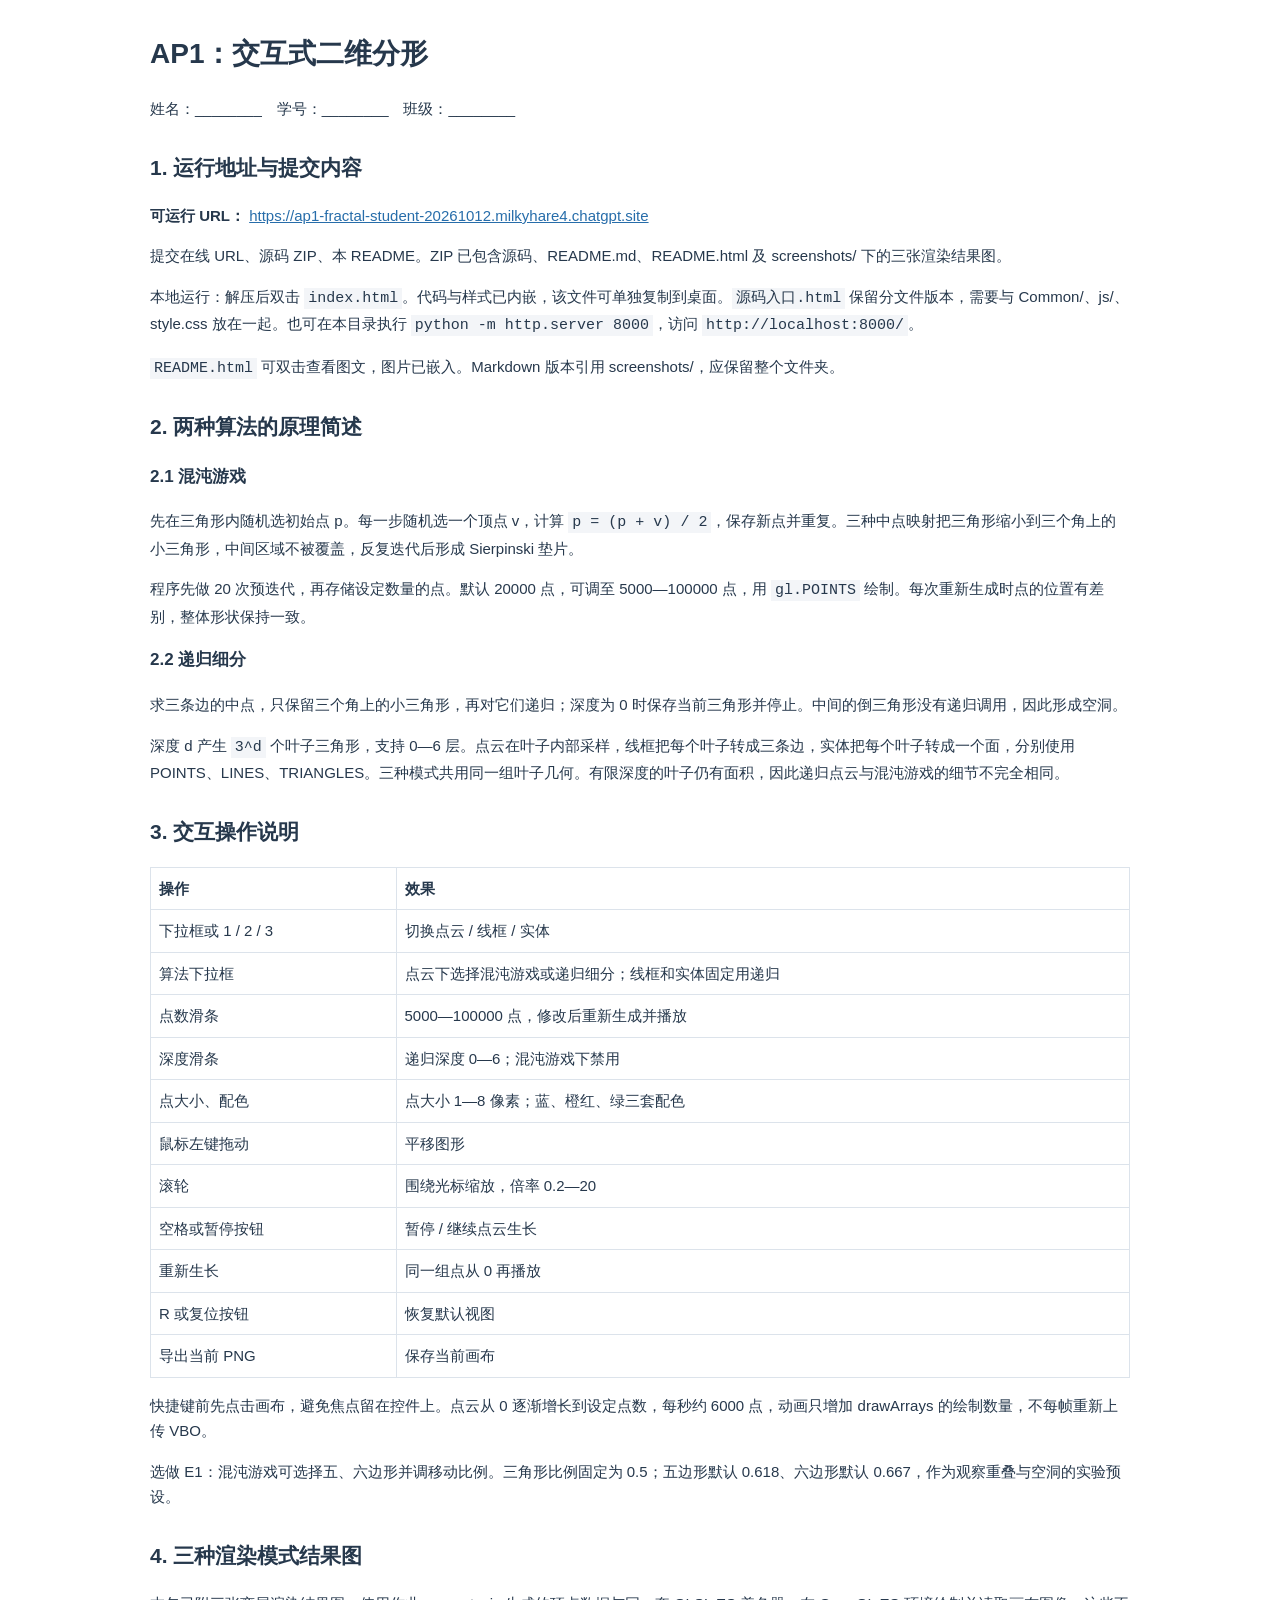
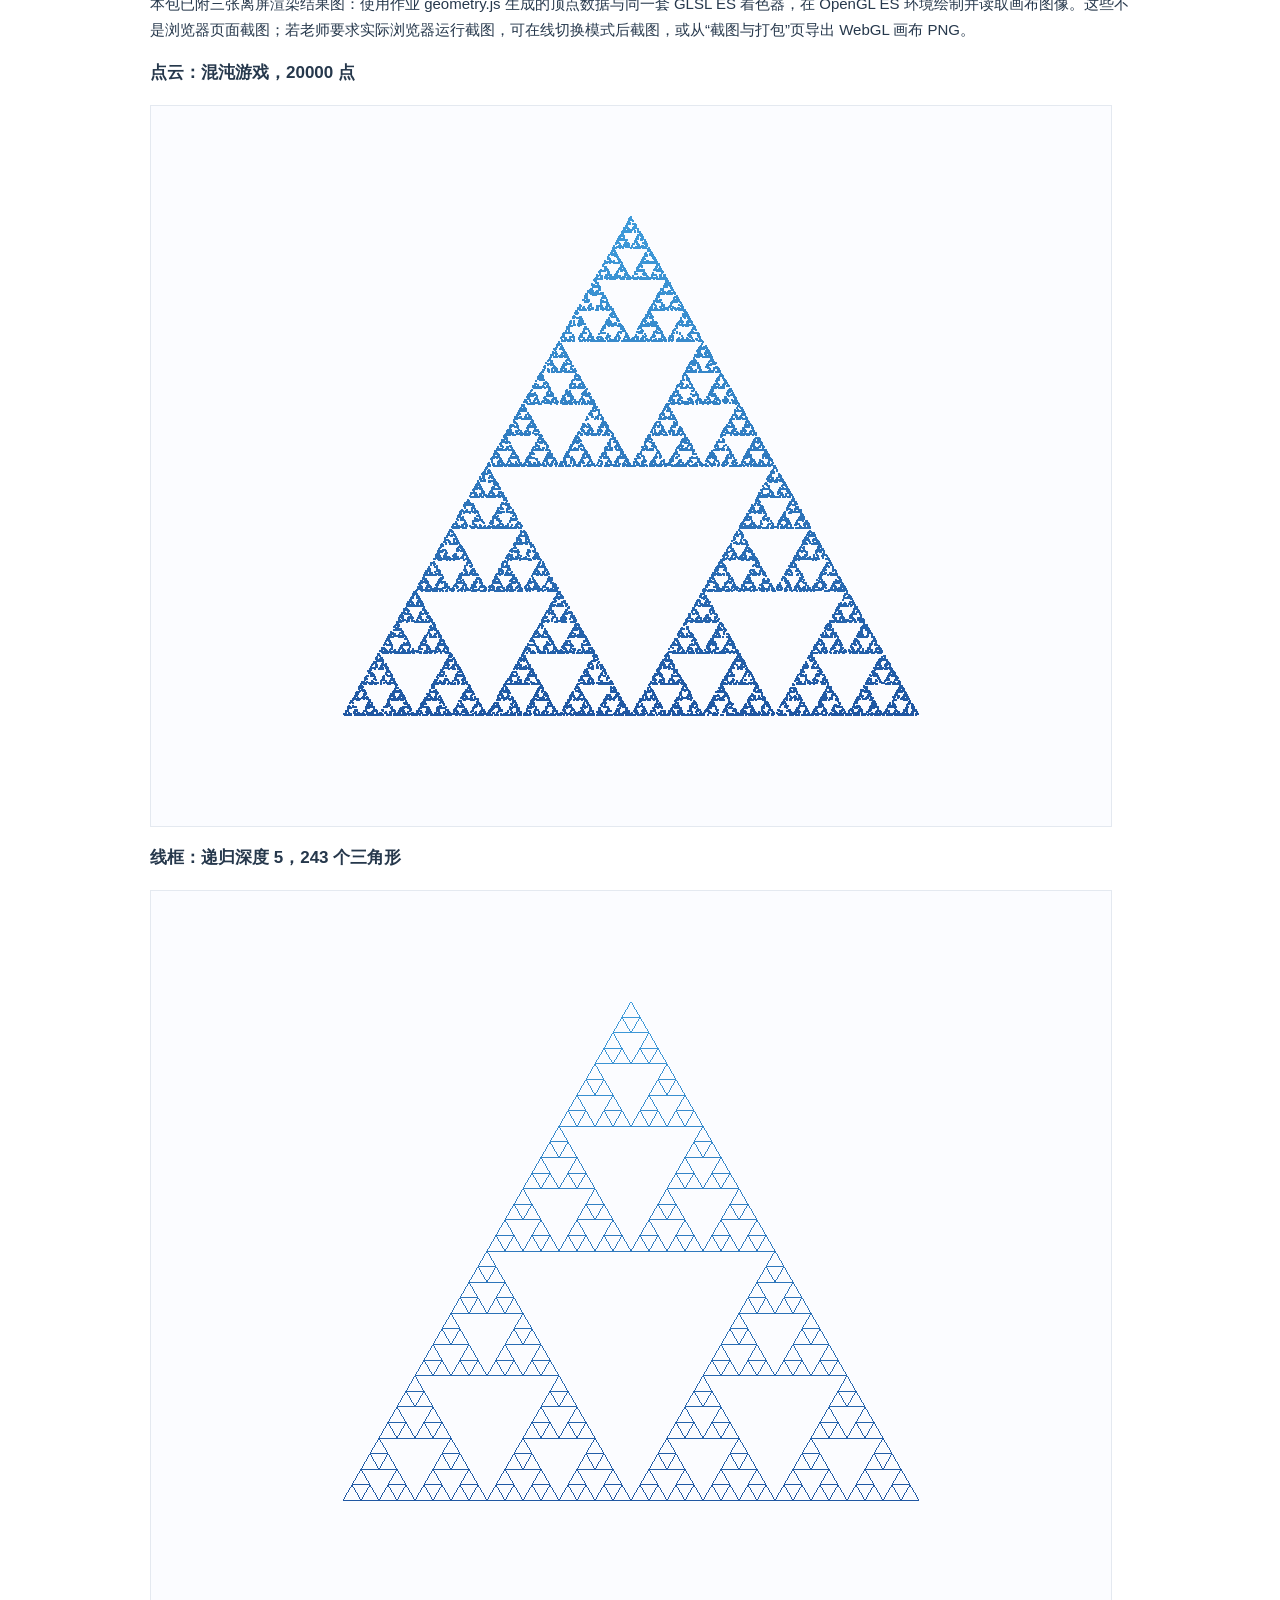
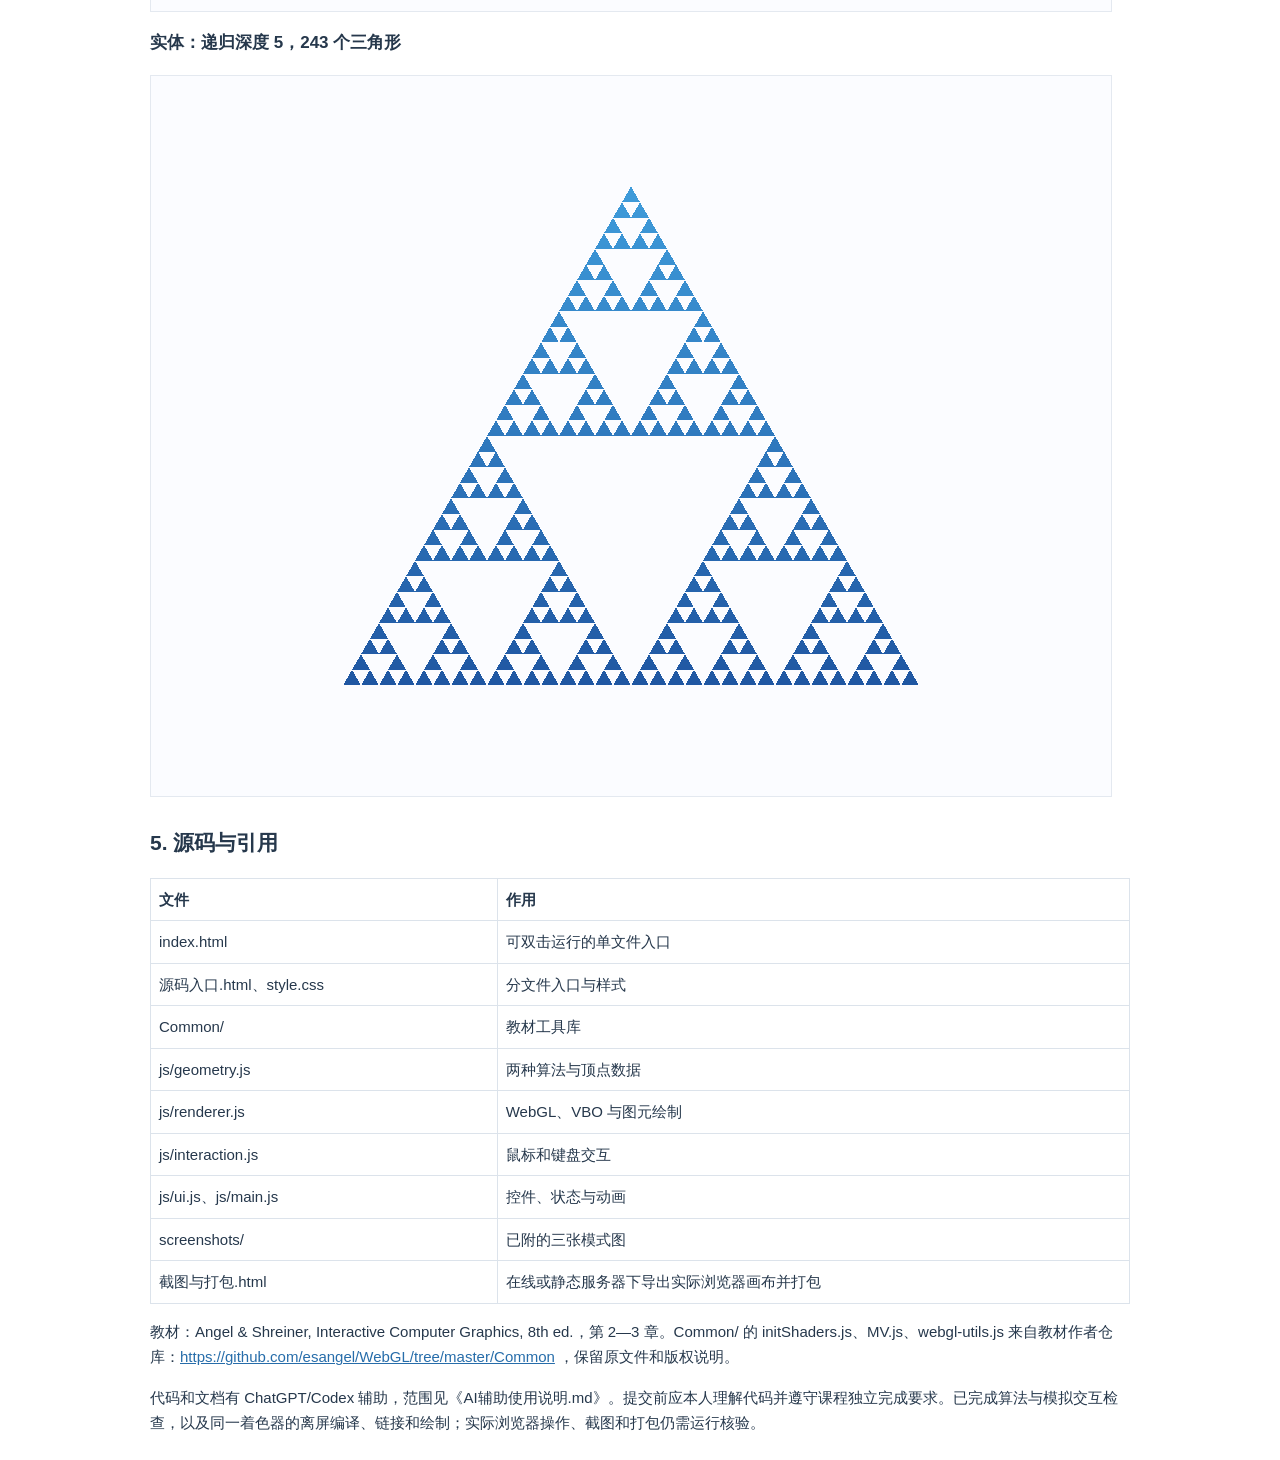
<file: README.html>
<!DOCTYPE html><html lang="zh-CN"><head><meta charset="utf-8"><meta name="viewport" content="width=device-width, initial-scale=1"><title>AP1 README</title><style>body{max-width:980px;margin:30px auto;padding:0 24px;font:15px/1.7 "Microsoft YaHei",sans-serif;color:#26384c}img{max-width:100%;display:block;border:1px solid #e4e9f0}table{border-collapse:collapse;width:100%}td,th{border:1px solid #dce3eb;padding:8px;text-align:left}h1{font-size:28px}h2{font-size:21px;margin-top:28px}h3{font-size:17px}a{overflow-wrap:anywhere;color:#276daa}code{background:#f3f5f8;padding:2px 4px}</style></head><body><h1>AP1：交互式二维分形</h1><p>姓名：________　学号：________　班级：________</p><h2>1. 运行地址与提交内容</h2><p><strong>可运行 URL：</strong> <a href="https://ap1-fractal-student-20261012.milkyhare4.chatgpt.site">https://ap1-fractal-student-20261012.milkyhare4.chatgpt.site</a></p><p>提交在线 URL、源码 ZIP、本 README。ZIP 已包含源码、README.md、README.html 及 screenshots/ 下的三张渲染结果图。</p><p>本地运行：解压后双击 <code>index.html</code>。代码与样式已内嵌，该文件可单独复制到桌面。<code>源码入口.html</code> 保留分文件版本，需要与 Common/、js/、style.css 放在一起。也可在本目录执行 <code>python -m http.server 8000</code>，访问 <code>http://localhost:8000/</code>。</p><p><code>README.html</code> 可双击查看图文，图片已嵌入。Markdown 版本引用 screenshots/，应保留整个文件夹。</p><h2>2. 两种算法的原理简述</h2><h3>2.1 混沌游戏</h3><p>先在三角形内随机选初始点 p。每一步随机选一个顶点 v，计算 <code>p = (p + v) / 2</code>，保存新点并重复。三种中点映射把三角形缩小到三个角上的小三角形，中间区域不被覆盖，反复迭代后形成 Sierpinski 垫片。</p><p>程序先做 20 次预迭代，再存储设定数量的点。默认 20000 点，可调至 5000—100000 点，用 <code>gl.POINTS</code> 绘制。每次重新生成时点的位置有差别，整体形状保持一致。</p><h3>2.2 递归细分</h3><p>求三条边的中点，只保留三个角上的小三角形，再对它们递归；深度为 0 时保存当前三角形并停止。中间的倒三角形没有递归调用，因此形成空洞。</p><p>深度 d 产生 <code>3^d</code> 个叶子三角形，支持 0—6 层。点云在叶子内部采样，线框把每个叶子转成三条边，实体把每个叶子转成一个面，分别使用 POINTS、LINES、TRIANGLES。三种模式共用同一组叶子几何。有限深度的叶子仍有面积，因此递归点云与混沌游戏的细节不完全相同。</p><h2>3. 交互操作说明</h2><table><tr><th>操作</th><th>效果</th></tr><tr><td>下拉框或 1 / 2 / 3</td><td>切换点云 / 线框 / 实体</td></tr><tr><td>算法下拉框</td><td>点云下选择混沌游戏或递归细分；线框和实体固定用递归</td></tr><tr><td>点数滑条</td><td>5000—100000 点，修改后重新生成并播放</td></tr><tr><td>深度滑条</td><td>递归深度 0—6；混沌游戏下禁用</td></tr><tr><td>点大小、配色</td><td>点大小 1—8 像素；蓝、橙红、绿三套配色</td></tr><tr><td>鼠标左键拖动</td><td>平移图形</td></tr><tr><td>滚轮</td><td>围绕光标缩放，倍率 0.2—20</td></tr><tr><td>空格或暂停按钮</td><td>暂停 / 继续点云生长</td></tr><tr><td>重新生长</td><td>同一组点从 0 再播放</td></tr><tr><td>R 或复位按钮</td><td>恢复默认视图</td></tr><tr><td>导出当前 PNG</td><td>保存当前画布</td></tr></table><p>快捷键前先点击画布，避免焦点留在控件上。点云从 0 逐渐增长到设定点数，每秒约 6000 点，动画只增加 drawArrays 的绘制数量，不每帧重新上传 VBO。</p><p>选做 E1：混沌游戏可选择五、六边形并调移动比例。三角形比例固定为 0.5；五边形默认 0.618、六边形默认 0.667，作为观察重叠与空洞的实验预设。</p><h2>4. 三种渲染模式结果图</h2><p>本包已附三张离屏渲染结果图：使用作业 geometry.js 生成的顶点数据与同一套 GLSL ES 着色器，在 OpenGL ES 环境绘制并读取画布图像。这些不是浏览器页面截图；若老师要求实际浏览器运行截图，可在线切换模式后截图，或从“截图与打包”页导出 WebGL 画布 PNG。</p><h3>点云：混沌游戏，20000 点</h3><img alt="点云渲染结果" src="[data-uri]"><h3>线框：递归深度 5，243 个三角形</h3><img alt="线框渲染结果" src="[data-uri]"><h3>实体：递归深度 5，243 个三角形</h3><img alt="实体渲染结果" src="[data-uri]"><h2>5. 源码与引用</h2><table><tr><th>文件</th><th>作用</th></tr><tr><td>index.html</td><td>可双击运行的单文件入口</td></tr><tr><td>源码入口.html、style.css</td><td>分文件入口与样式</td></tr><tr><td>Common/</td><td>教材工具库</td></tr><tr><td>js/geometry.js</td><td>两种算法与顶点数据</td></tr><tr><td>js/renderer.js</td><td>WebGL、VBO 与图元绘制</td></tr><tr><td>js/interaction.js</td><td>鼠标和键盘交互</td></tr><tr><td>js/ui.js、js/main.js</td><td>控件、状态与动画</td></tr><tr><td>screenshots/</td><td>已附的三张模式图</td></tr><tr><td>截图与打包.html</td><td>在线或静态服务器下导出实际浏览器画布并打包</td></tr></table><p>教材：Angel &amp; Shreiner, Interactive Computer Graphics, 8th ed.，第 2—3 章。Common/ 的 initShaders.js、MV.js、webgl-utils.js 来自教材作者仓库：<a href="https://github.com/esangel/WebGL/tree/master/Common">https://github.com/esangel/WebGL/tree/master/Common</a> ，保留原文件和版权说明。</p><p>代码和文档有 ChatGPT/Codex 辅助，范围见《AI辅助使用说明.md》。提交前应本人理解代码并遵守课程独立完成要求。已完成算法与模拟交互检查，以及同一着色器的离屏编译、链接和绘制；实际浏览器操作、截图和打包仍需运行核验。
</p></body></html>
</file>
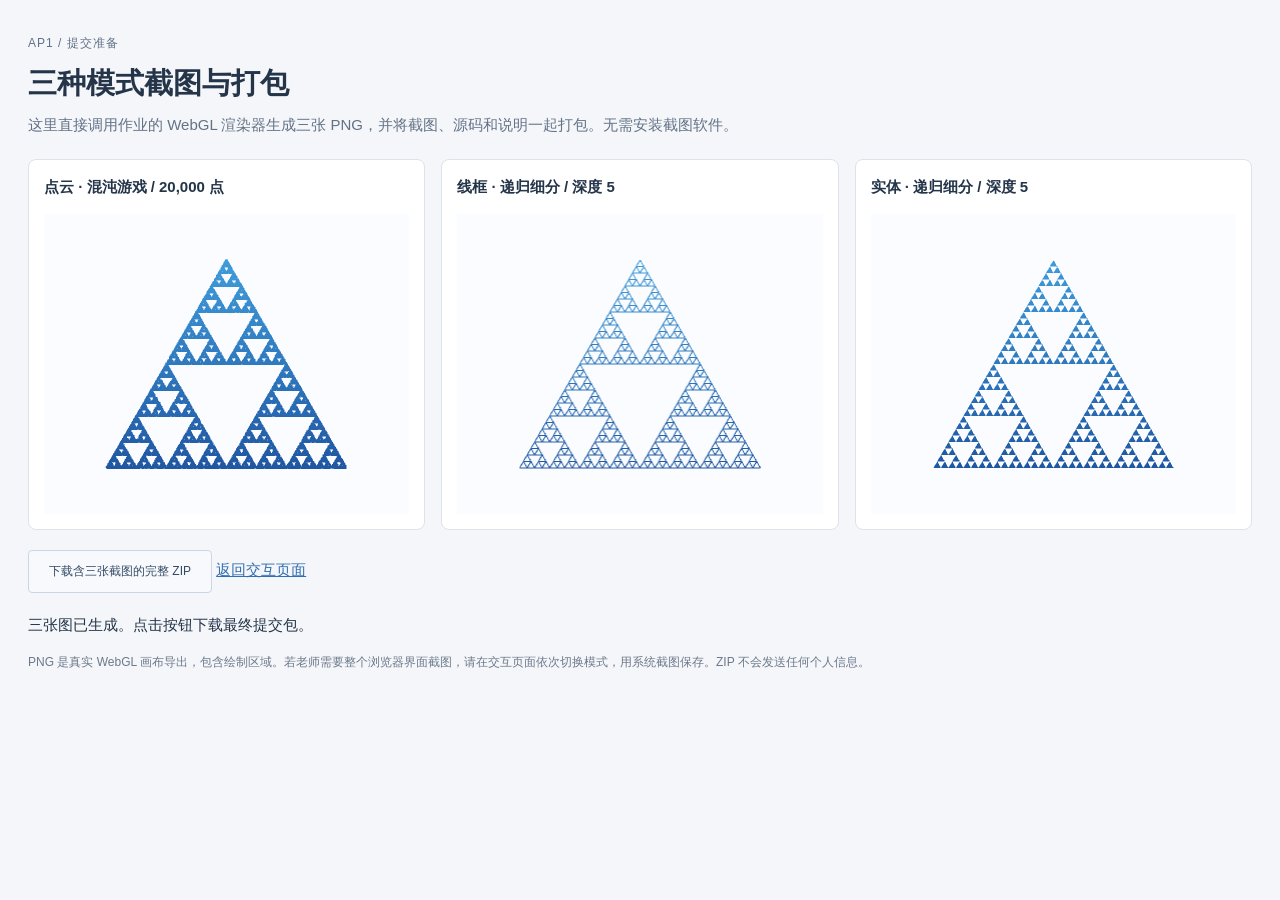
<file: 截图与打包.html>
<!DOCTYPE html><html lang="zh-CN"><head><meta charset="utf-8"><meta name="viewport" content="width=device-width, initial-scale=1"><title>AP1 截图与打包</title><link rel="stylesheet" href="style.css"><style>.captures{display:grid;grid-template-columns:repeat(3,1fr);gap:16px}.capture{background:white;padding:15px;border:1px solid #dde3eb;border-radius:8px}.capture canvas{height:300px;width:100%}.capture h2{font-size:15px}.actions{margin:20px 0}.actions button{padding:12px 20px}@media(max-width:850px){.captures{grid-template-columns:1fr}}</style></head><body><main><header><span class="tag">AP1 / 提交准备</span><h1>三种模式截图与打包</h1><p>这里直接调用作业的 WebGL 渲染器生成三张 PNG，并将截图、源码和说明一起打包。无需安装截图软件。</p></header><div class="captures"><section class="capture"><h2>点云 · 混沌游戏 / 20,000 点</h2><canvas id="points" width="900" height="720"></canvas></section><section class="capture"><h2>线框 · 递归细分 / 深度 5</h2><canvas id="lines" width="900" height="720"></canvas></section><section class="capture"><h2>实体 · 递归细分 / 深度 5</h2><canvas id="solid" width="900" height="720"></canvas></section></div><div class="actions"><button id="download">下载含三张截图的完整 ZIP</button> <a href="index.html">返回交互页面</a></div><p id="message" role="status">正在生成截图…</p><p class="note">PNG 是真实 WebGL 画布导出，包含绘制区域。若老师需要整个浏览器界面截图，请在交互页面依次切换模式，用系统截图保存。ZIP 不会发送任何个人信息。</p></main><script id="vertex-shader" type="x-shader/x-vertex">#version 300 es
in vec2 aPosition;
uniform float uScale;
uniform vec2 uOffset;
uniform float uAspect;
uniform float uPointSize;
uniform vec3 uColorLow;
uniform vec3 uColorHigh;
out vec3 vColor;
void main() {
  vec2 p = aPosition * uScale + uOffset;
  p.x /= uAspect;
  gl_Position = vec4(p, 0.0, 1.0);
  gl_PointSize = uPointSize;
  float t = clamp((aPosition.y + 0.85) / 1.7, 0.0, 1.0);
  vColor = mix(uColorLow, uColorHigh, t);
}
</script><script id="fragment-shader" type="x-shader/x-fragment">#version 300 es
precision mediump float;
in vec3 vColor;
out vec4 fragmentColor;
void main() { fragmentColor = vec4(vColor, 1.0); }
</script><script src="Common/initShaders.js"></script><script src="Common/MV.js"></script><script src="js/geometry.js"></script><script src="js/renderer.js"></script><script src="js/zip.js"></script><script src="js/package.js"></script></body></html>
</file>
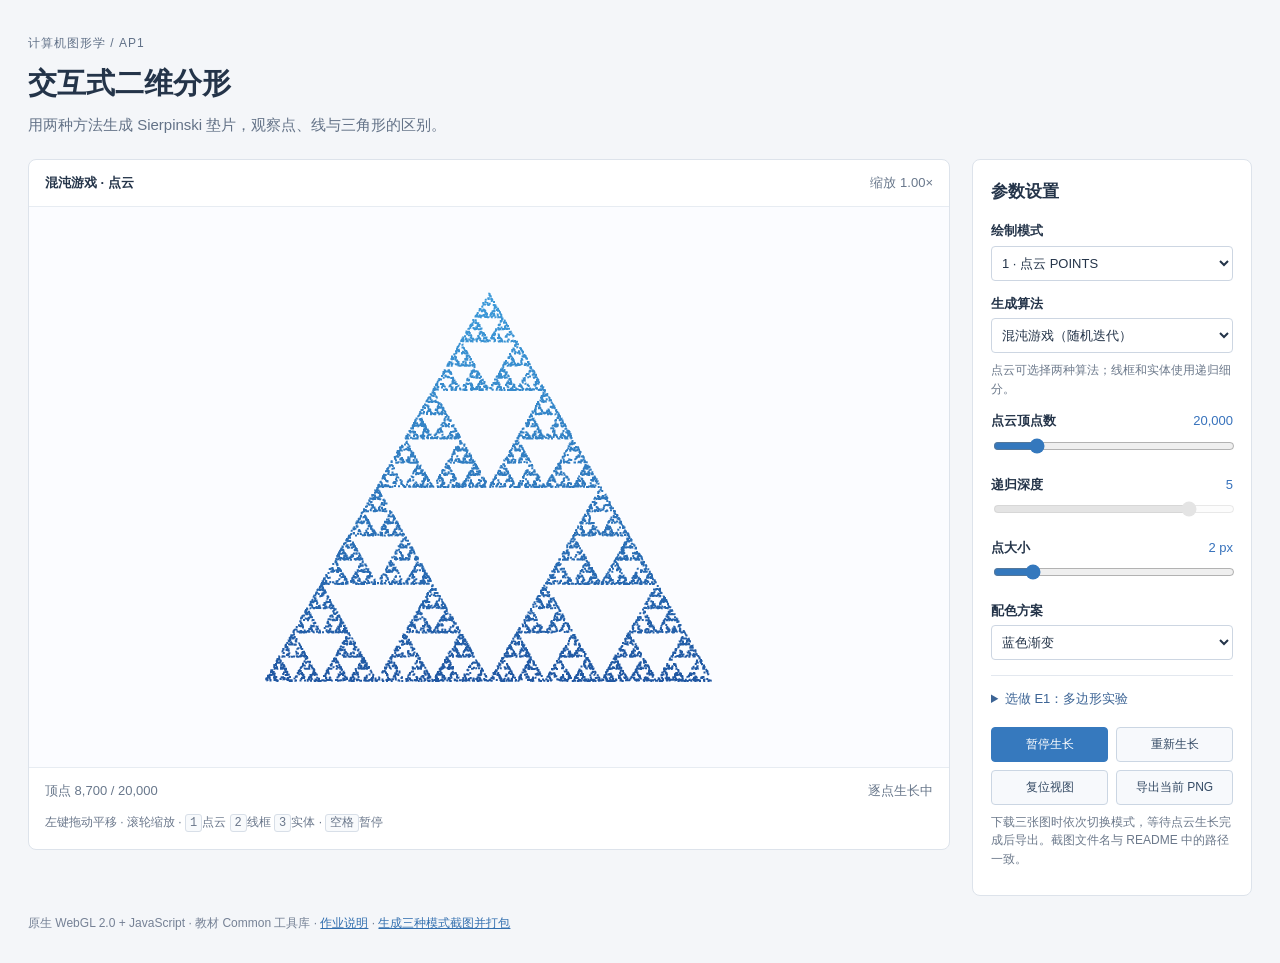
<file: 源码入口.html>
<!DOCTYPE html>
<html lang="zh-CN">
<head>
  <meta charset="utf-8"><meta name="viewport" content="width=device-width, initial-scale=1">
  <title>AP1 · 交互式二维分形</title>
  <link rel="stylesheet" href="style.css">
</head>
<body>
<main>
  <header><span class="tag">计算机图形学 / AP1</span><h1>交互式二维分形</h1><p>用两种方法生成 Sierpinski 垫片，观察点、线与三角形的区别。</p></header>
  <div class="workspace">
    <section class="viewer" aria-label="分形绘图区">
      <div class="bar"><strong id="scene-title">混沌游戏 · 点云</strong><span id="zoom-label">缩放 1.00×</span></div>
      <div class="canvas-wrap"><canvas id="gl-canvas" width="900" height="720" tabindex="0" aria-label="分形画布，可拖动平移，滚轮缩放"></canvas><div id="error" role="alert" hidden></div></div>
      <div class="status"><span id="statistics">准备顶点数据…</span><span id="animation-status">逐点生长中</span></div>
      <div class="hint">左键拖动平移 · 滚轮缩放 · <kbd>1</kbd>点云 <kbd>2</kbd>线框 <kbd>3</kbd>实体 · <kbd>空格</kbd>暂停</div>
    </section>
    <aside>
      <h2>参数设置</h2>
      <label for="mode">绘制模式</label><select id="mode"><option value="points">1 · 点云 POINTS</option><option value="lines">2 · 线框 LINES</option><option value="solid">3 · 实体 TRIANGLES</option></select>
      <label for="algorithm">生成算法</label><select id="algorithm"><option value="chaos">混沌游戏（随机迭代）</option><option value="recursive">递归细分</option></select><p class="note" id="algorithm-note">点云可选择两种算法；线框和实体使用递归细分。</p>
      <label for="point-count">点云顶点数 <output id="count-value">20,000</output></label><input type="range" id="point-count" min="5000" max="100000" step="1000" value="20000">
      <label for="depth">递归深度 <output id="depth-value">5</output></label><input type="range" id="depth" min="0" max="6" step="1" value="5">
      <label for="point-size">点大小 <output id="size-value">2 px</output></label><input type="range" id="point-size" min="1" max="8" step="1" value="2">
      <label for="palette">配色方案</label><select id="palette"><option value="blue">蓝色渐变</option><option value="warm">橙红渐变</option><option value="green">绿色渐变</option></select>
      <details><summary>选做 E1：多边形实验</summary><label for="polygon">顶点布局（混沌游戏）</label><select id="polygon"><option value="3">三角形</option><option value="5">五边形</option><option value="6">六边形</option></select><label for="ratio">向目标顶点移动的比例 <output id="ratio-value">0.500</output></label><input type="range" id="ratio" min="0.5" max="0.75" step="0.001" value="0.5"><p class="note">三角形基线固定为 1/2。五、六边形可以改变比例，比较重叠与空洞。</p></details>
      <div class="buttons"><button id="pause">暂停生长</button><button id="restart">重新生长</button><button id="reset">复位视图</button><button id="export">导出当前 PNG</button></div>
      <p class="note">下载三张图时依次切换模式，等待点云生长完成后导出。截图文件名与 README 中的路径一致。</p>
    </aside>
  </div>
  <footer>原生 WebGL 2.0 + JavaScript · 教材 Common 工具库 · <a href="README.html">作业说明</a> · <a href="截图与打包.html">生成三种模式截图并打包</a></footer>
</main>
<!-- WebGL 2.0 使用 GLSL ES 3.00，版本声明必须是第一行。 -->
<script id="vertex-shader" type="x-shader/x-vertex">#version 300 es
in vec2 aPosition;
uniform float uScale;
uniform vec2 uOffset;
uniform float uAspect;
uniform float uPointSize;
uniform vec3 uColorLow;
uniform vec3 uColorHigh;
out vec3 vColor;
void main() {
  vec2 p = aPosition * uScale + uOffset;
  p.x /= uAspect;
  gl_Position = vec4(p, 0.0, 1.0);
  gl_PointSize = uPointSize;
  float t = clamp((aPosition.y + 0.85) / 1.7, 0.0, 1.0);
  vColor = mix(uColorLow, uColorHigh, t);
}
</script>
<script id="fragment-shader" type="x-shader/x-fragment">#version 300 es
precision mediump float;
in vec3 vColor;
out vec4 fragmentColor;
void main() { fragmentColor = vec4(vColor, 1.0); }
</script>
<script src="Common/webgl-utils.js"></script><script src="Common/initShaders.js"></script><script src="Common/MV.js"></script>
<script src="js/geometry.js"></script><script src="js/renderer.js"></script><script src="js/interaction.js"></script><script src="js/ui.js"></script><script src="js/main.js"></script>
</body></html>
</file>
<file: style.css>
:root{font-family:"Microsoft YaHei","PingFang SC",sans-serif;color:#243449;background:#f4f6f9;font-size:15px;line-height:1.65}*{box-sizing:border-box}body{margin:0}main{max-width:1280px;margin:auto;padding:30px 28px}header{margin-bottom:22px}.tag{font-size:12px;letter-spacing:1px;color:#617188}h1{font-size:29px;margin:5px 0;font-weight:700}header p{margin:0;color:#637287}.workspace{display:grid;grid-template-columns:minmax(0,1fr) 280px;gap:22px}.viewer,aside,.principle{background:white;border:1px solid #dde3eb;border-radius:8px}.viewer{overflow:hidden;align-self:start}.bar,.status{display:flex;justify-content:space-between;gap:10px;padding:12px 16px;font-size:13px}.bar{border-bottom:1px solid #e7ecf2}.bar span,.status{color:#68778b}.canvas-wrap{position:relative;background:#fbfcff;height:560px}canvas{display:block;width:100%;height:100%;cursor:grab;outline-offset:-3px}canvas.dragging{cursor:grabbing}.status{border-top:1px solid #e7ecf2}.hint{padding:0 16px 15px;font-size:12px;color:#6a778b}kbd{padding:1px 4px;border:1px solid #d8dfe8;border-radius:3px;background:#f8fafc}aside{padding:18px}h2{font-size:17px;margin:0 0 14px}label{display:block;font-size:13px;margin:12px 0 4px;font-weight:600}output{float:right;color:#3772bc;font-weight:400}select{width:100%;padding:8px 6px;border:1px solid #cdd6e2;border-radius:4px;color:inherit;background:white;font-size:13px}input[type=range]{width:100%;accent-color:#3478bd;cursor:pointer}input:disabled,select:disabled{opacity:.5;cursor:not-allowed}.note{font-size:12px;color:#6c798b;line-height:1.55;margin:8px 0}details{border-top:1px solid #e3e8ef;margin-top:15px;padding-top:12px}summary{cursor:pointer;font-size:13px;color:#3c6495}.buttons{display:grid;grid-template-columns:1fr 1fr;gap:8px;margin-top:17px}button{border:1px solid #cbd6e3;border-radius:4px;padding:8px 3px;background:#f7f9fc;color:#344a64;cursor:pointer;font-size:12px}button:hover{background:#eaf1fa}#pause{background:#3679be;color:white;border-color:#3679be}button:disabled{opacity:.5;cursor:not-allowed}.principle{padding:18px 22px;margin-top:22px}.principle-grid{display:grid;grid-template-columns:1fr 1fr;gap:28px}.principle p{font-size:13px;margin:0;color:#637184}.principle strong{color:#354a64}footer{font-size:12px;color:#758195;margin-top:18px}a{color:#326faf}#error{position:absolute;inset:0;display:flex;align-items:center;justify-content:center;padding:30px;background:#fff5f4;color:#9d3232}#error[hidden]{display:none}@media(max-width:850px){main{padding:20px 15px}.workspace{grid-template-columns:1fr}.canvas-wrap{height:440px}.principle-grid{grid-template-columns:1fr;gap:14px}}@media(max-width:500px){h1{font-size:25px}.canvas-wrap{height:340px}.status{font-size:11px;flex-wrap:wrap}}
</file>
